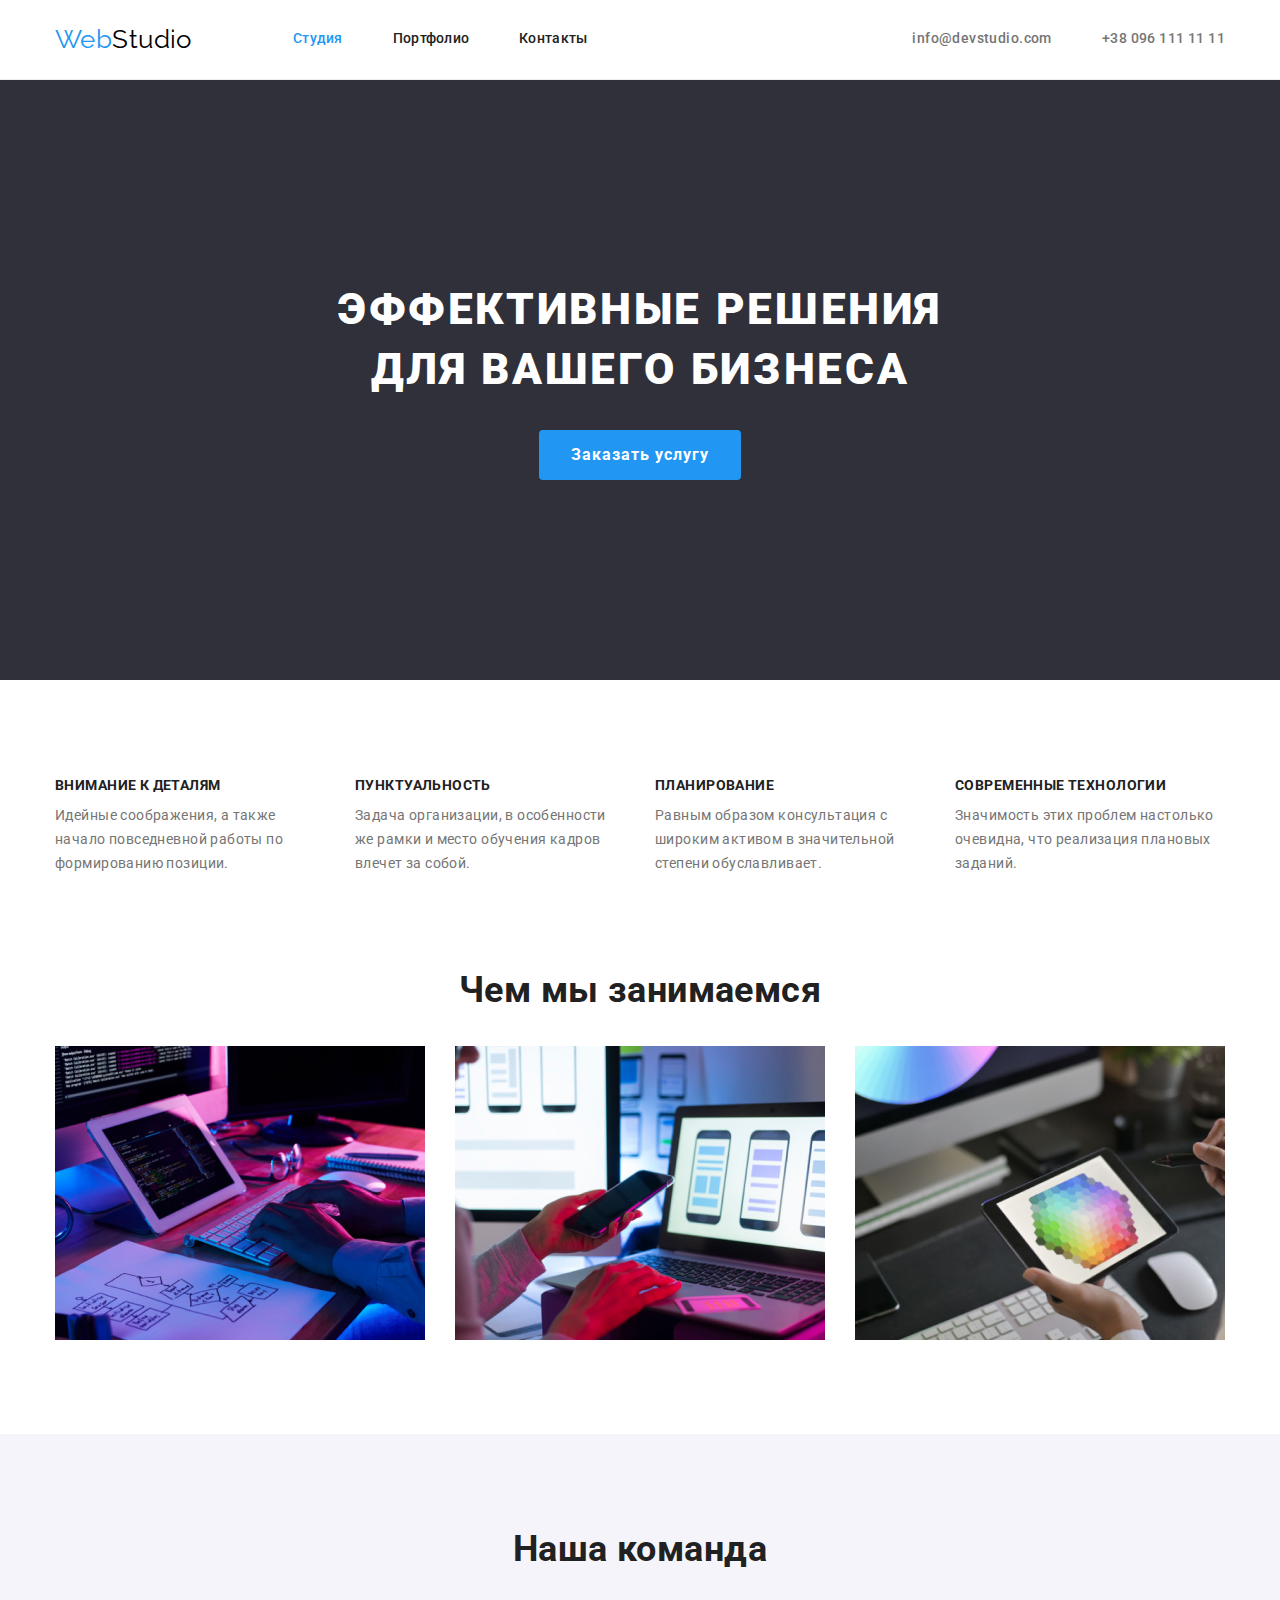
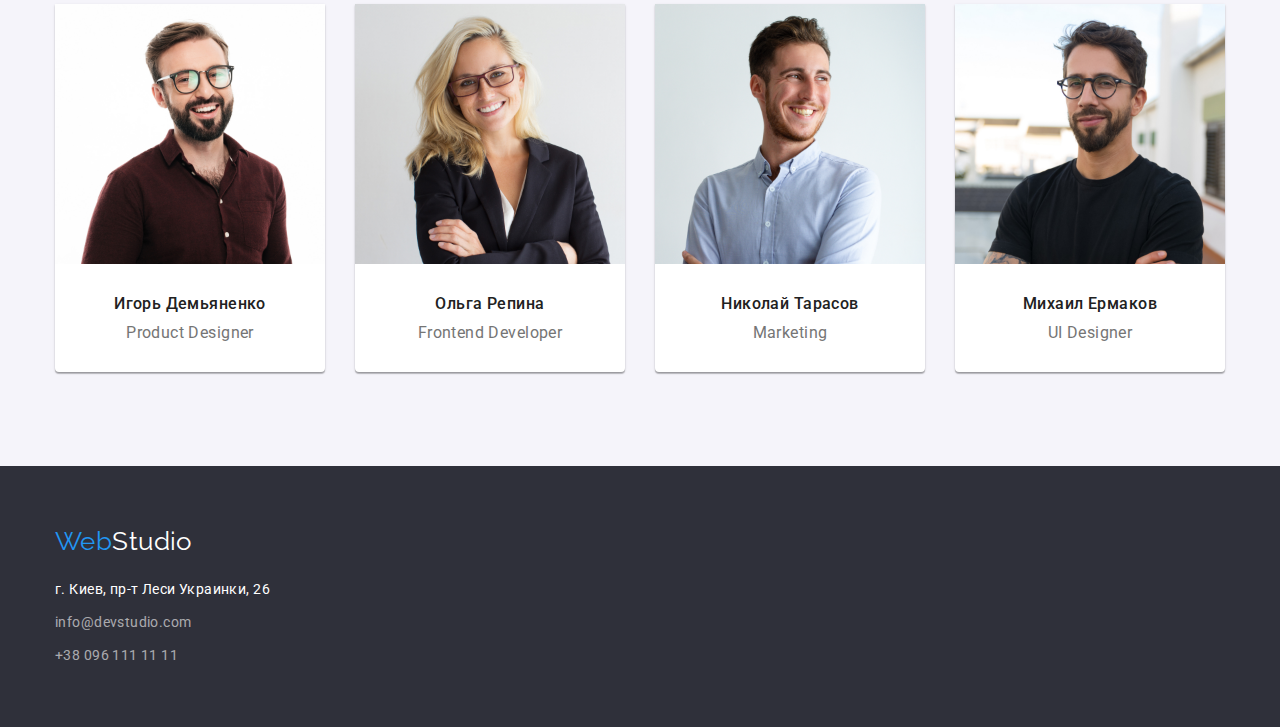
<file: index.html>
<!DOCTYPE html>
<html lang="ru">
  <head>
    <meta charset="UTF-8" />
    <meta http-equiv="X-UA-Compatible" content="IE=edge" />
    <title>WebStudio</title>
    <link
      rel="stylesheet"
      href="https://cdnjs.cloudflare.com/ajax/libs/modern-normalize/1.0.0/modern-normalize.min.css"
    />
    <link
      href="https://fonts.googleapis.com/css2?family=Raleway:wght@700&family=Roboto:wght@400;500;700;900&display=swap"
      rel="stylesheet"
    />
    <link rel="stylesheet" href="./css/styles.css" />
  </head>
  <body>
    <!-- top line -->
    <header class="header page-header">
      <div class="conteiner">
        <nav class="main-nav">
          <a href="./index.html" class="logo"
            ><span class="web">Web</span><span class="studio">Studio</span></a
          >
          <ul class="menu site-nav">
            <li class="menu-item">
              <a class="site-nav-title-text" href="./index.html"
                ><span class="nav-studio">Студия</span></a
              >
            </li>
            <li class="menu-item">
              <a class="site-nav-title-text" href="./portfolio.html"
                >Портфолио</a
              >
            </li>
            <li class="menu-item">
              <a class="site-nav-title-text" href="">Контакты</a>
            </li>
          </ul>
        </nav>
        <ul class="auth-nav">
          <li class="nav">
            <a class="auth-nav-title" href="mailto:info@devstudio.com"
              >info@devstudio.com</a
            >
          </li>
          <li class="nav tel">
            <a class="auth-nav-title" href="tel:+380961111111"
              >+38 096 111 11 11</a
            >
          </li>
        </ul>
      </div>
    </header>

    <main>
      <!-- headder -->
      <section class="hero">
        <div class="conteiner">
          <h1 class="hero-text">
            Эффективные решения<br />
            для вашего бизнеса
          </h1>

          <button type="button" class="button primary">Заказать услугу</button>
        </div>
      </section>
      <!-- Особенности -->
      <section class="section">
        <div class="conteiner">
          <ul class="card-set-feat">
            <li class="item item-feat">
              <h2 class="feature-title">Внимание к деталям</h2>
              <p class="feature-text">
                Идейные соображения, а также начало повседневной работы по
                формированию позиции.
              </p>
            </li>
            <li class="item item-feat">
              <h2 class="feature-title">Пунктуальность</h2>
              <p class="feature-text">
                Задача организации, в особенности же рамки и место обучения
                кадров влечет за собой.
              </p>
            </li>
            <li class="item item-feat">
              <h2 class="feature-title">Планирование</h2>
              <p class="feature-text">
                Равным образом консультация с широким активом в значительной
                степени обуславливает.
              </p>
            </li>
            <li class="item item-feat">
              <h2 class="feature-title">Современные технологии</h2>
              <p class="feature-text">
                Значимость этих проблем настолько очевидна, что реализация
                плановых заданий.
              </p>
            </li>
          </ul>
        </div>
      </section>
      <!-- Чем мы занимаемся -->
      <section class="section work">
        <div class="conteiner">
          <h2 class="working">Чем мы занимаемся</h2>
          <ul class="card-set team-work">
            <li class="item work-item">
              <img src="./images/box1.jpg" alt="site creator" width="370" />
            </li>
            <li class="item work-item">
              <img src="./images/box2.jpg" alt="app creator" width="370" />
            </li>
            <li class="item work-item">
              <img src="./images/box3.jpg" alt="some design" width="370" />
            </li>
          </ul>
        </div>
      </section>
      <!-- Наша команда / team -->
      <section class="section team">
        <div class="conteiner">
          <h2 class="working">Наша команда</h2>
          <ul class="card-set">
            <li class="item item-worker">
              <img
                src="./images/team-card-1.jpg"
                alt="Product Designer"
                width="270"
              />
              <div class="worker">
                <h3 class="team-name">Игорь Демьяненко</h3>
                <p class="team-partner">Product Designer</p>
              </div>
            </li>

            <li class="item item-worker">
              <img
                src="./images/team-card-2.jpg"
                alt="Frontend Developer"
                width="270"
              />
              <div class="worker">
                <h3 class="team-name">Ольга Репина</h3>
                <p class="team-partner">Frontend Developer</p>
              </div>
            </li>

            <li class="item item-worker">
              <img src="./images/team-card-3.jpg" alt="Marketing" width="270" />
              <div class="worker">
                <h3 class="team-name">Николай Тарасов</h3>
                <p class="team-partner">Marketing</p>
              </div>
            </li>

            <li class="item item-worker">
              <img
                src="./images/team-card-4.jpg"
                alt="UI Designer"
                width="270"
              />
              <div class="worker">
                <h3 class="team-name">Михаил Ермаков</h3>
                <p class="team-partner">UI Designer</p>
              </div>
            </li>
          </ul>
        </div>
      </section>
    </main>
    <!-- Подвал / footer -->
    <footer class="footer">
      <div class="conteiner">
        <address class="footer-adress">
          <a href="./index.html" class="logo-foot"
            ><span class="web">Web</span
            ><span class="logo-footer">Studio</span></a
          >
          <div class="foot-adress">
            <p class="adress">г. Киев, пр-т Леси Украинки, 26</p>
            <ul class="auth-nav-foot">
              <li class="foot-mail">
                <a href="mailto:info@devstudio.com"
                  ><span class="contact">info@devstudio.com</span></a
                >
              </li>
              <li class="foot-tel">
                <a href="tel:+380961111111"
                  ><span class="contact">+38 096 111 11 11</span></a
                >
              </li>
            </ul>
          </div>
        </address>
      </div>
    </footer>
  </body>
</html>
</file>
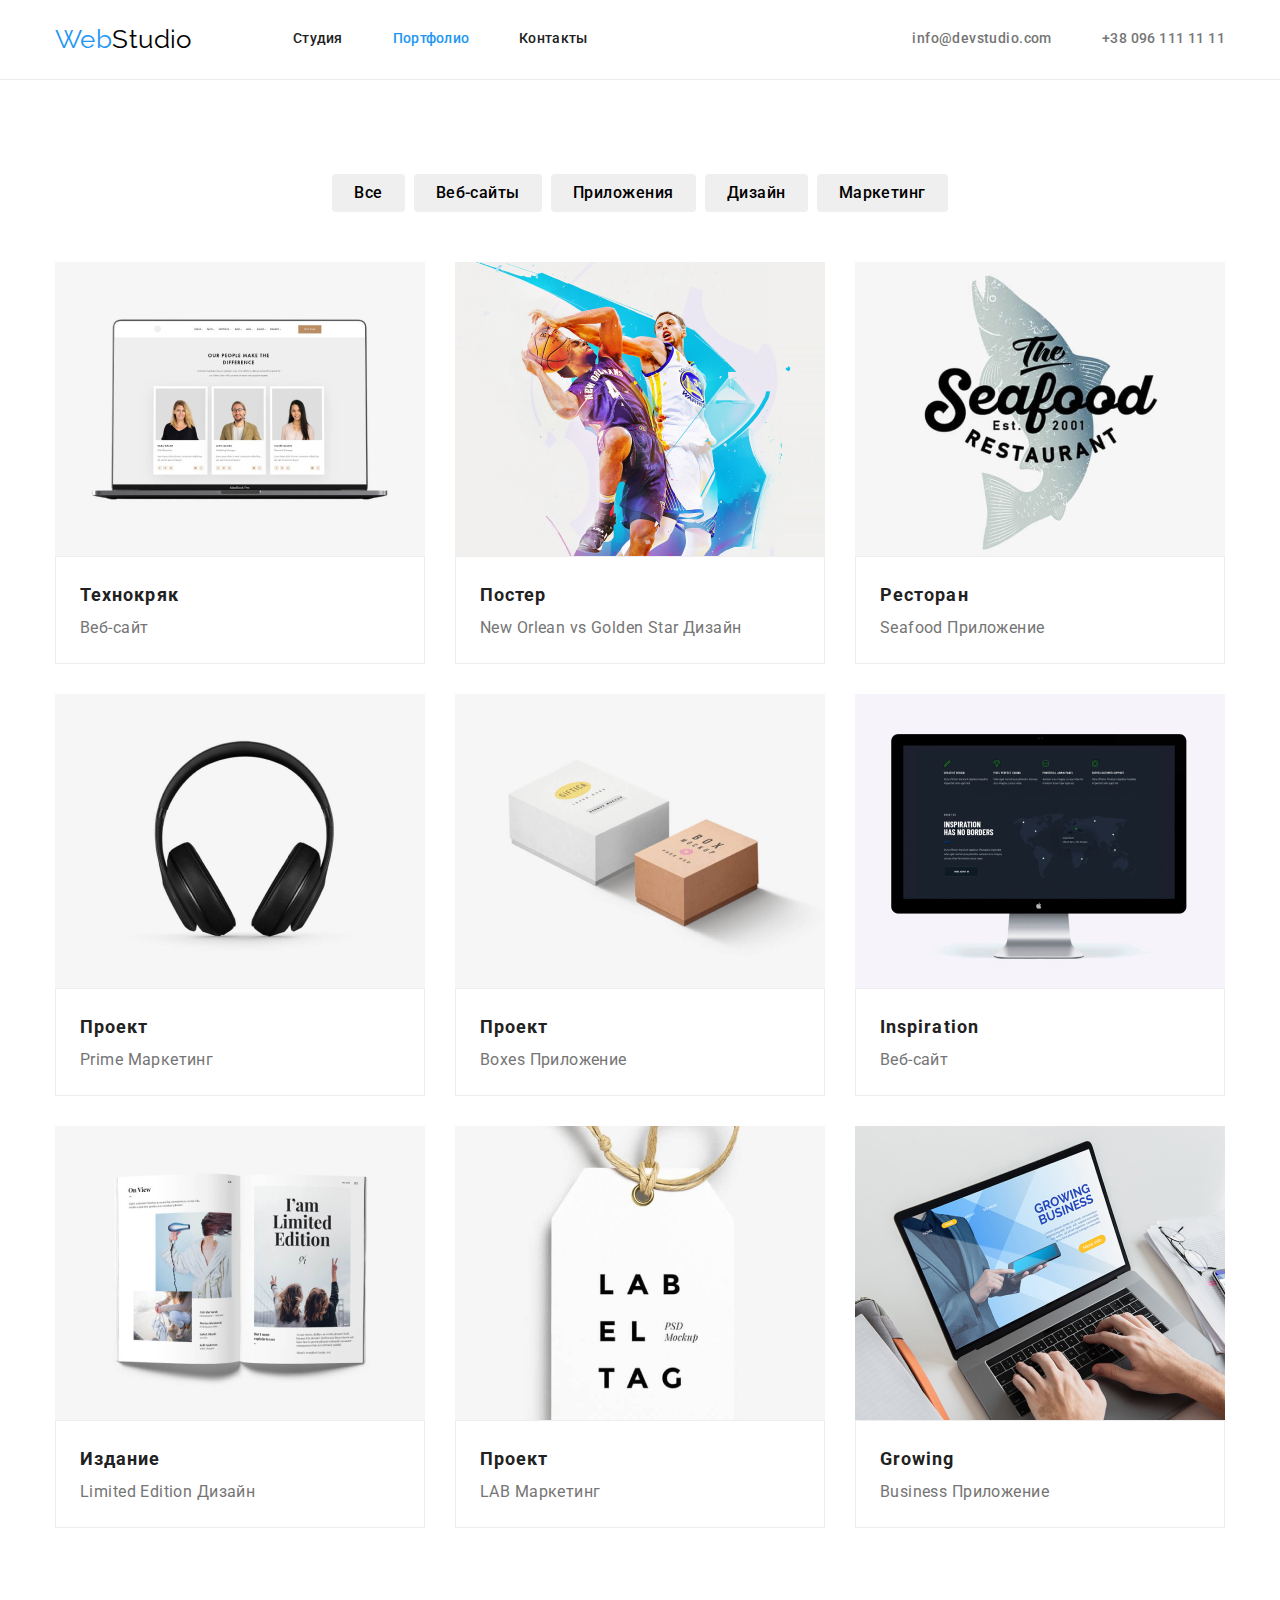
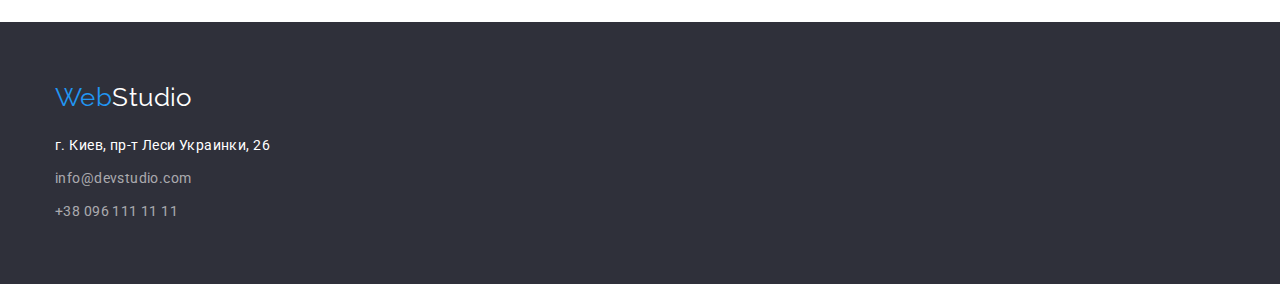
<file: portfolio.html>
<!DOCTYPE html>
<html lang="ru">
  <head>
    <meta charset="UTF-8" />
    <meta http-equiv="X-UA-Compatible" content="IE=edge" />
    <title>Portfolio</title>
    <link
      rel="stylesheet"
      href="https://cdnjs.cloudflare.com/ajax/libs/modern-normalize/1.0.0/modern-normalize.min.css"
    />
    <link
      href="https://fonts.googleapis.com/css2?family=Raleway:wght@700&family=Roboto:wght@400;500;700;900&display=swap"
      rel="stylesheet"
    />
    <link rel="stylesheet" href="./css/styles.css" />
  </head>
  <body>
    <!-- Шапка сайта -->
    <header class="header page-header">
      <div class="conteiner">
        <nav class="main-nav">
          <a href="./index.html" class="logo"
            ><span class="web">Web</span><span class="studio">Studio</span></a
          >
          <ul class="menu site-nav">
            <li class="menu-item">
              <a class="site-nav-title-text" href="./index.html">Студия</a>
            </li>
            <li class="menu-item">
              <a class="site-nav-title-text" href="./portfolio.html"
                ><span class="nav-studio">Портфолио</span></a
              >
            </li>
            <li class="menu-item">
              <a class="site-nav-title-text" href="">Контакты</a>
            </li>
          </ul>
        </nav>
        <ul class="auth-nav">
          <li class="nav">
            <a class="auth-nav-title" href="mailto:info@devstudio.com"
              >info@devstudio.com</a
            >
          </li>
          <li class="nav tel">
            <a class="auth-nav-title" href="tel:+380961111111"
              >+38 096 111 11 11</a
            >
          </li>
        </ul>
      </div>
    </header>
    <main>
      <h1 class="portfolio">Portfolio</h1>
      <!-- фильтры -->
      <section class="section filter-buttons">
        <div class="conteiner">
          <h2 class="portfolio">Filters</h2>
          <ul class="menu site-nav">
            <li class="menu-filter">
              <button type="button" class="button">Все</button>
            </li>
            <li class="menu-filter">
              <button type="button" class="button">Веб-сайты</button>
            </li>
            <li class="menu-filter">
              <button type="button" class="button">Приложения</button>
            </li>
            <li class="menu-filter">
              <button type="button" class="button">Дизайн</button>
            </li>
            <li class="menu-filter">
              <button type="button" class="button">Маркетинг</button>
            </li>
          </ul>
        </div>
      </section>
      <!-- портфолио  -->
      <section class="section-filter">
        <div class="conteiner">
          <h2 class="portfolio">Portfolio</h2>
          <ul class="card-set-makets team-work">
            <li class="item work-item-portfolio">
              <img
                src="./images/img-0.jpg"
                alt="Технокряк"
                width="370"
                height="294"
              />
              <div class="text-inner">
                <h3 class="portfolio-title">Технокряк</h3>
                <p class="portfolio-text">Веб-сайт</p>
              </div>
            </li>
            <li class="item work-item-portfolio">
              <img
                src="./images/img-1.jpg"
                alt="Постер New Orlean vs Golden Star"
                width="370"
              />
              <div class="text-inner">
                <h3 class="portfolio-title">Постер</h3>
                <p class="portfolio-text">New Orlean vs Golden Star Дизайн</p>
              </div>
            </li>
            <li class="item work-item-portfolio">
              <img
                src="./images/img-2.jpg"
                alt="Ресторан Seafood"
                width="370"
              />
              <div class="text-inner">
                <h3 class="portfolio-title">Ресторан</h3>
                <p class="portfolio-text">Seafood Приложение</p>
              </div>
            </li>
            <li class="item work-item-portfolio">
              <img src="./images/img-3.jpg" alt="Проект Prime" width="370" />
              <div class="text-inner">
                <h3 class="portfolio-title">Проект</h3>
                <p class="portfolio-text">Prime Маркетинг</p>
              </div>
            </li>
            <li class="item work-item-portfolio">
              <img src="./images/img-4.jpg" alt="Проект Boxes" width="370" />
              <div class="text-inner">
                <h3 class="portfolio-title">Проект</h3>
                <p class="portfolio-text">Boxes Приложение</p>
              </div>
            </li>
            <li class="item work-item-portfolio">
              <img
                src="./images/img-5.jpg"
                alt="Inspiration has no Borders"
                width="370"
              />
              <div class="text-inner">
                <h3 class="portfolio-title">Inspiration</h3>
                <p class="portfolio-text">Веб-сайт</p>
              </div>
            </li>
            <li class="item work-item-portfolio">
              <img
                src="./images/img-6.jpg"
                alt="Издание Limited Edition"
                width="370"
              />
              <div class="text-inner">
                <h3 class="portfolio-title">Издание</h3>
                <p class="portfolio-text">Limited Edition Дизайн</p>
              </div>
            </li>
            <li class="item work-item-portfolio">
              <img src="./images/img-7.jpg" alt="Проект LAB" width="370" />
              <div class="text-inner">
                <h3 class="portfolio-title">Проект</h3>
                <p class="portfolio-text">LAB Маркетинг</p>
              </div>
            </li>
            <li class="item work-item-portfolio">
              <img
                src="./images/img-8.jpg"
                alt="Growing Business"
                width="370"
              />
              <div class="text-inner">
                <h3 class="portfolio-title">Growing</h3>
                <p class="portfolio-text">Business Приложение</p>
              </div>
            </li>
          </ul>
        </div>
      </section>
    </main>

    <!-- Футер -->
    <footer class="footer">
      <div class="conteiner">
        <address class="footer-adress">
          <a href="./index.html" class="logo-foot"
            ><span class="web">Web</span
            ><span class="logo-footer">Studio</span></a
          >
          <div class="foot-adress">
            <p class="adress">г. Киев, пр-т Леси Украинки, 26</p>
            <ul class="auth-nav-foot">
              <li class="foot-mail">
                <a href="mailto:info@devstudio.com"
                  ><span class="contact">info@devstudio.com</span></a
                >
              </li>
              <li class="foot-tel">
                <a href="tel:+380961111111"
                  ><span class="contact">+38 096 111 11 11</span></a
                >
              </li>
            </ul>
          </div>
        </address>
      </div>
    </footer>
  </body>
</html>
</file>
<file: css/styles.css>
:root {
  --primary-text-color: #757575;
  --title-text-color: #212121;
  --accent-color: #2196f3;
  --button-accent-text-color: #fff;
}
html {
  box-sizing: border-box;
}
*,
*::before,
*::after {
  box-sizing: inherit;
}
h1,
h2,
h3 p,
ul {
  margin: 0;
  padding-left: 0;
  display: inline-block;
  list-style: none;
}
img {
  display: block;
  max-width: 100%;
  height: auto;
}
body {
  background-color: #fff;
  color: var(--primary-text-color);
  font-family: Roboto;
  font-size: 14px;
  line-height: 1.71;
  letter-spacing: 0.03em;
}
a {
  text-decoration: none;
}
.section {
  padding-top: 94px;
  padding-bottom: 94px;
}
.conteiner {
  margin-left: auto;
  margin-right: auto;
  width: 1200px;
  padding-left: 15px;
  padding-right: 15px;
  /* outline: 1px solid tomato; */
}
/* site-nav */
.logo {
  display: inline-block;
  width: 145px;
  margin-right: 93px;
  font-family: Raleway;
  font-size: 26px;
  line-height: 1.19;
}
.menu {
  display: inline-flex;
}
.menu-item:not(:last-child) {
  margin-right: 50px;
}
.page-header {
  background-color: #ffffff;
  border-bottom: 1px solid #ececec;
}
.header {
  padding-top: 24px;
  padding-bottom: 24px;
}
.header .conteiner {
  display: flex;
  align-items: center;
  justify-content: space-between;
}
.tel {
  margin-left: 50px;
}

.web {
  color: var(--accent-color);
}
.studio {
  color: #000000;
}
.main-nav {
  display: flex;
  align-items: center;
}
.nav {
  margin-right: auto;
}
.nav-studio {
  color: var(--accent-color);
}
.nav-portfolio {
  color: var(--accent-color);
}
.site-nav {
  margin: 0;
  padding: 0;
  font-weight: 500;
  font-size: 14px;
  line-height: 1.14;
}
.site-nav:hover,
.site-nav a:focus {
  color: var(--accent-color);
}
.site-nav {
  color: var(--title-text-color);
  letter-spacing: 0.02em;
}
.auth-nav:hover,
.auth-nav:focus {
  color: var(--accent-color);
}
.auth-nav {
  color: var(--primary-text-color);
  font-weight: 500;
  font-size: 14px;
  line-height: 1.14;
}
.auth-nav {
  display: flex;
  margin: 0;
  padding: 0;
}

/* ----------------------------------- */
.site-nav-title-text {
  color: var(--title-text-color);
  letter-spacing: 0.02em;
}
.site-nav-title-text:hover,
.site-nav-title-text:focus {
  color: var(--accent-color);
}
.auth-nav-title:hover,
.auth-nav-title:focus {
  color: var(--accent-color);
}
.auth-nav-title {
  color: var(--primary-text-color);
  font-weight: 500;
  font-size: 14px;
  line-height: 1.14;
}
/* ----------------------------------- */

/* hero */

.hero {
  padding-top: 200px;
  padding-bottom: 200px;
  background-color: #2f303a;
  text-align: center;
}
.hero-text {
  text-transform: uppercase;
  width: 1170px;

  color: var(--button-accent-text-color);
  letter-spacing: 0.06em;
  font-weight: 900;
  font-size: 44px;
  line-height: 1.36;
  text-align: center;
}

/* Buttons */

.button.primary {
  margin-top: 30px;

  border-radius: 4px;
  padding: 10px 32px;
  border: 0;

  background-color: var(--accent-color);
  color: var(--button-accent-text-color);
  font-family: Roboto;
  font-weight: 700;
  font-size: 16px;
  line-height: 1.88;
  letter-spacing: 0.06em;
}
.button {
  cursor: pointer;
  font-family: Roboto;
  font-weight: 500;
  font-size: 16px;
  padding: 6px 22px;
  border-radius: 4px;
  border: 0;
  line-height: 1.63;
  letter-spacing: 0.03em;
}
.button:hover,
.button:focus {
  background-color: var(--accent-color);
  color: var(--button-accent-text-color);
}
.filter-menu li {
  display: inline-block;
}
.menu {
  display: flex;
  align-items: center;
  justify-content: center;
}
/* Featers */
/* .features {
  padding-top: 94px;
  padding-bottom: 94px; 
} */
.feature-title {
  margin-bottom: 10px;
  text-transform: uppercase;

  color: var(--title-text-color);
  font-size: 14px;
  line-height: 1.14;
}
.feature-text {
  margin: 0px;
}
.card {
  display: flex;
  flex-wrap: wrap;
}
.item-feat {
  width: 270px;
}
/* working */
.card-set {
  display: flex;
  flex-wrap: wrap;
  margin-left: -30px;
  margin-top: 34px;
}
.card-set-makets {
  display: flex;
  flex-wrap: wrap;
  margin-left: -30px;
  /* margin-top: 34px; */
}
.card-set-feat {
  display: flex;
  flex-wrap: wrap;
  margin-left: -30px;
  /* margin-top: 0px; */
}
.item {
  margin-left: 30px;
}
.item-worker {
  background-color: #fff;
  width: 270px;
  box-shadow: 0px 1px 3px rgb(0 0 0 / 12%), 0px 1px 1px rgb(0 0 0 / 14%),
    0px 2px 1px rgb(0 0 0 / 20%);
  border-radius: 0px 0px 4px 4px;
}
.work-item {
  margin-bottom: 0px;
  flex-basis: calc((100% - 90px) / 3);
}
.work-item-portfolio {
  margin-bottom: 30px;
  /* border: 1px solid #eeeeee; */
  flex-basis: calc((100% - 90px) / 3);
}
.work-item-portfolio:nth-last-child(-n + 3) {
  margin-bottom: 0px;
}
.work {
  padding-top: 0px;
  text-align: center;
}
.working {
  color: var(--title-text-color);
  font-weight: 700;
  font-size: 36px;
  line-height: 1.17;
}
.text-inner {
  padding: 20px 24px;
  border: 1px solid #eeeeee;
}
/* portfolio */

.porfolio-block {
  margin-top: 94px;
}
.filter-buttons {
  /* display: flex;
  align-items: center;
  justify-content: center; */

  margin-top: 0px;
  padding-bottom: 50px;
}
.section-filter {
  padding-bottom: 94px;
  text-align: center;
}
.menu-filter:not(:last-child) {
  margin-right: 9px;
}
.filter-menu {
  display: inline-flex;
  justify-items: center;
}
.portfolio {
  color: var(--title-text-color);
  display: none;
}
.portfolio-title {
  margin: 0;

  color: var(--title-text-color);
  text-align: left;
  font-weight: 700;
  font-size: 18px;
  line-height: 2;
  letter-spacing: 0.06em;
}
.portfolio-text {
  margin: 0;

  text-align: left;
  font-size: 16px;
  line-height: 1.88;
}

/* Наша команда / team  */
.team {
  text-align: center;
  margin: 0px;
  background-color: #f5f4fa;
}
.item-worker {
}
.worker {
  padding: 30px;
}
.team-name {
  margin: 0 0 10px 0;

  color: var(--title-text-color);
  font-weight: 500;
  font-size: 16px;
  line-height: 1.19;
}
.team-partner {
  margin: 0px;
  font-size: 16px;
  line-height: 1.19;
}

/* footer */

.footer {
  padding: 60px 0px;
  background-color: #2f303a;
}
.logo-foot {
  display: inline-block;
  width: 145px;
  font-family: Raleway;
  font-size: 26px;
  line-height: 1.19;
}

.footer-adress {
  font-style: normal;
}
.adress {
  margin-top: 20px;
  margin-bottom: 9px;
  color: white;
}
.contact {
  color: rgba(255, 255, 255, 0.6);
}
.logo-footer {
  color: white;
}
.auth-nav-foot {
  display: inline-block;
  margin: 0;
  padding: 0;
}
.foot-mail {
  margin-top: 0px;
}
.foot-tel {
  margin-top: 9px;
}

/* 
основной цвет текста #212121
вторичный цвет текста #757575
цвет фокуса #2196F3
цвет контактов color: rgba(255, 255, 255, 0.6);

цвет фона #E5E5E5
вторичный цвет фона #F5F4FA;
цвет подвала #2F303A;

шрифты Raleway – 700
Roboto – 400, 500, 700 и 900


*/
</file>
